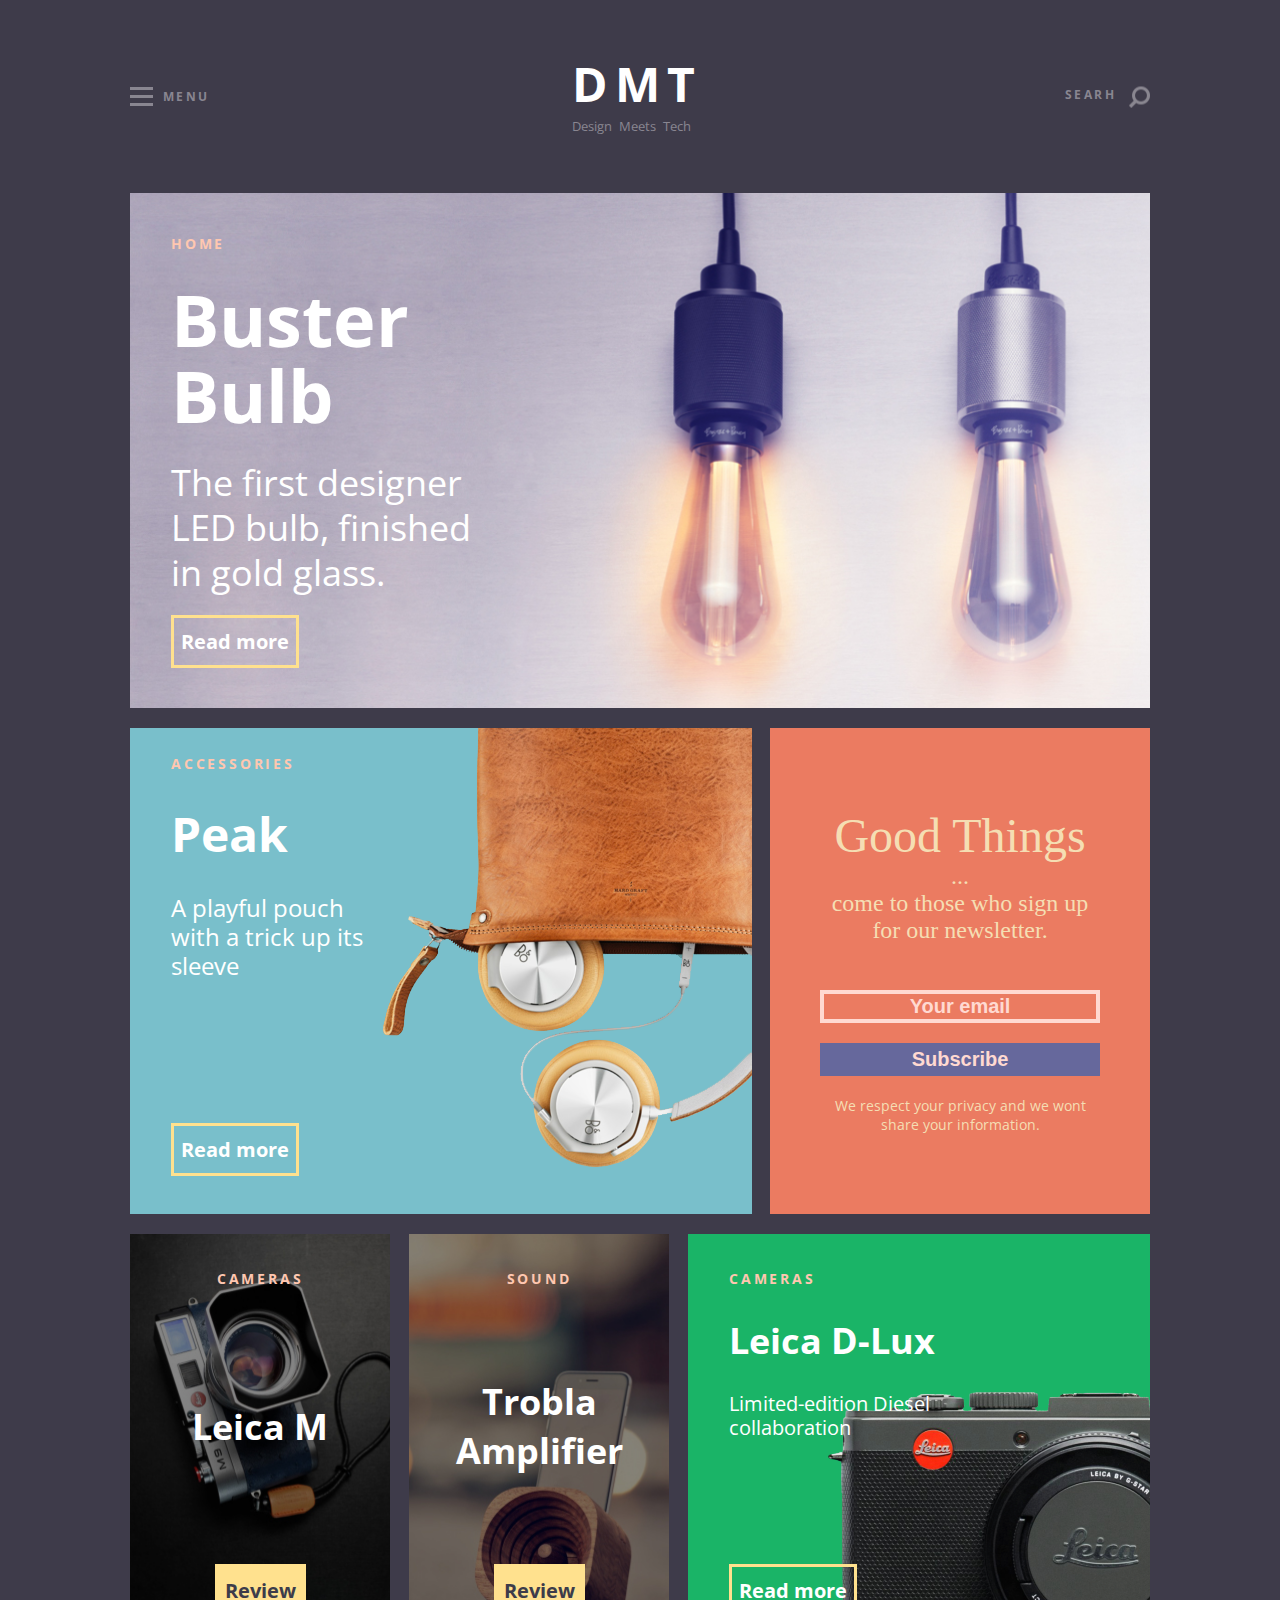
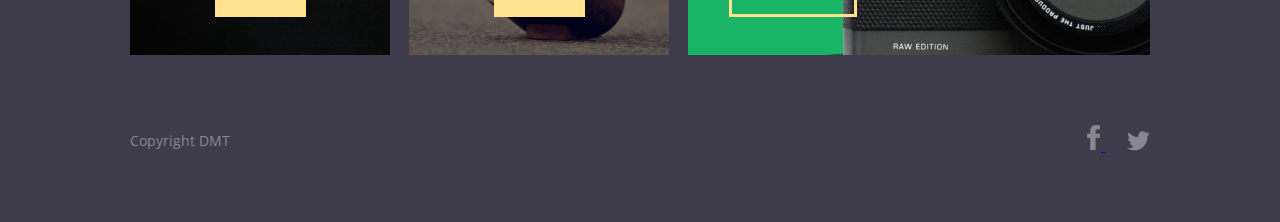
<file: lesson12/index.html>
<!DOCTYPE html>
<html lang="en">

<head>
    <meta charset="UTF-8">
    <meta name="viewport" content="width=device-width, initial-scale=1.0">
    <meta http-equiv="X-UA-Compatible" content="ie=edge">
    <title>DMT</title>
    <link rel="stylesheet" href="style.css">
</head>

<body>
    <div class="wrapper">
        <header id="header">

            <div class="header-menu">
                <a href="#">
                    <span class="header-burger">
                        <span></span>
                        <span></span>
                        <span></span>
                    </span>
                    MENU
                </a>
            </div>

            <div class="header-caption">
                <div class="header-caption-main">
                    DMT
                </div>
                <div class="header-caption-text">
                    Design Meets Tech
                </div>
            </div>

            <div class="header-search">
                <a href="#">
                    SEARH
                </a>
            </div>

        </header>
        <main id="main">

            <article class="main-page1">
                <div class="heading side">
                    HOME
                </div>
                <h1 class="main-page1-title">
                    Buster <br> Bulb
                </h1>
                <div class="main-page1-desc">
                    The first designer <br> LED bulb, finished<br> in gold glass.
                </div>
                <a href="#" class="article-link">
                    Read more
                </a>
            </article>

            <article class="main-page2">
                <div class="heading side">
                    ACCESSORIES
                </div>
                <h2 class="main-page2-title">
                    Peak
                </h2>
                <div class="main-page2-desc">
                    A playful pouch <br> with a trick up its <br>sleeve
                </div>
                <a href="#" class="article-link">
                    Read more
                </a>
            </article>

            <article class="main-page3">
                <div class="main-page3-title">
                    Good Things
                </div>
                <div class="main-page3-desc">
                    ... <br> come to those who sign up <br> for our newsletter.
                </div>
                <form>
                    <input id="email-contact" type="email" name="email-contact" placeholder="Your email"> <br>
                    <input type="submit" value="Subscribe">
                </form>
                <div class="main-page3-desc2">
                    We respect your privacy and we wont <br> share your information.
                </div>
            </article>

            <article class="main-page4">
                <div class="heading">
                    CAMERAS
                </div>
                <h2 class="main-page4-title">
                    Leica M
                </h2>
                <a href="#" class="article-link solid">
                    Review
                </a>
            </article>

            <article class="main-page5">
                <div class="heading">
                    SOUND
                </div>
                <h2 class="main-page5-title">
                    Trobla <br> Amplifier
                </h2>
                <a href="#" class="article-link solid">
                    Review
                </a>
            </article>

            <article class="main-page6">
                <div class="heading side">
                    CAMERAS
                </div>
                <h2 class="main-page6-title">
                    Leica D-Lux
                </h2>
                <div class="main-page6-desc">
                    Limited-edition Diesel <br> collaboration
                </div>
                <a href="#" class="article-link">
                    Read more
                </a>
            </article>

        </main>

        <footer id="footer">

            <div class="footer-text">
                Copyright DMT
            </div>

            <div class="footer-nets">
                <a href="https://www.facebook.com" class="link-facebook">
                    <img src="images/facebook.png">
                </a>

                <a href="https://twitter.com/" class="link-twitter">
                    <img src="images/twitter.png">
                </a>
            </div>

        </footer>
    </div>

</body>

</html>
</file>
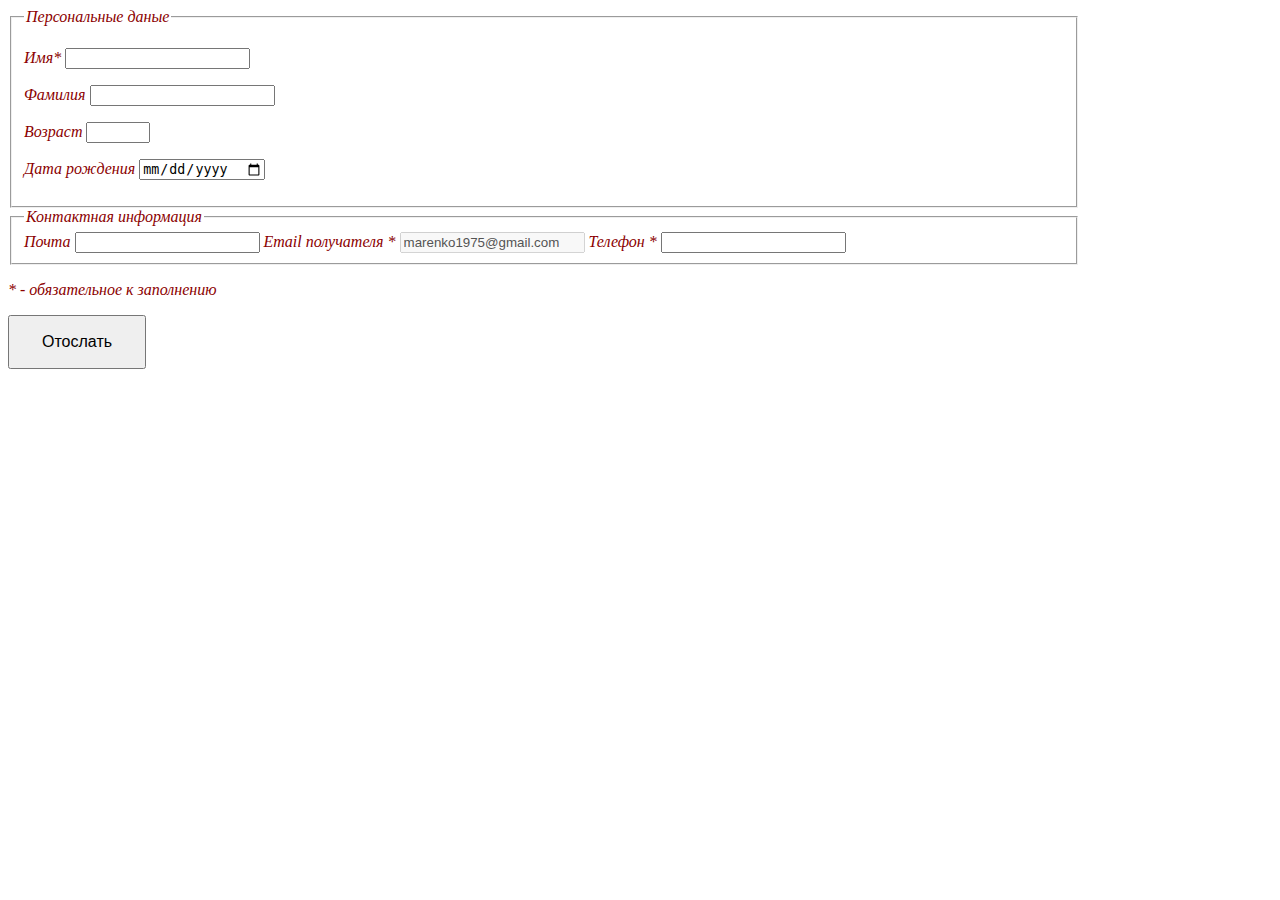
<file: lesson13/index.html>
<!DOCTYPE html>
<html lang="en">

<head>
    <meta charset="UTF-8">
    <meta name="viewport" content="width=device-width, initial-scale=1.0">
    <meta http-equiv="X-UA-Compatible" content="ie=edge">
    <title>Forms</title>
    <link rel="stylesheet" href="style.css" href="normalize.css">
</head>

<body>
    <form method="post" action="http://nickblack.pro/send.php" enctype="text/plain">
        <fieldset>
            <legend>Персональные даные</legend>
            <p>
                <label for="fname">
                    Имя<em>*</em>
                </label>
                <input id="fname" required type="text" name="fname">
            </p>
            <p>
                <label for="sname">
                    Фамилия
                </label>
                <input id="sname" type="text" name="sname">
            </p>
            <p>
                <label for="age">
                    Возраст
                </label>
                <input id="age" type="number" name="age" min="1" max="100">
            </p>
            <p>
                <label for="bday">
                    Дата рождения
                </label>
                <input id="bday" type="date" name="bday">
            </p>
        </fieldset>

        <fieldset>
            <legend>Контактная информация</legend>

            <label for="mail">
                Почта
            </label>
            <input id="mail" type="email" name="mail">

            <label for="mymale">
                Email получателя <em>*</em>
            </label>
            <input id="mymale" required type="email" name="mymale" value="marenko1975@gmail.com" disabled>

            <label for="phone">
                Телефон <em>*</em>
            </label>
            <input id="phone" required type="tel" name="phone">
        </fieldset>
        <p>* - обязательное к заполнению</p>

        <p><input type="submit" value="Отослать"> </p>
    </form>
</body>

</html>
</file>
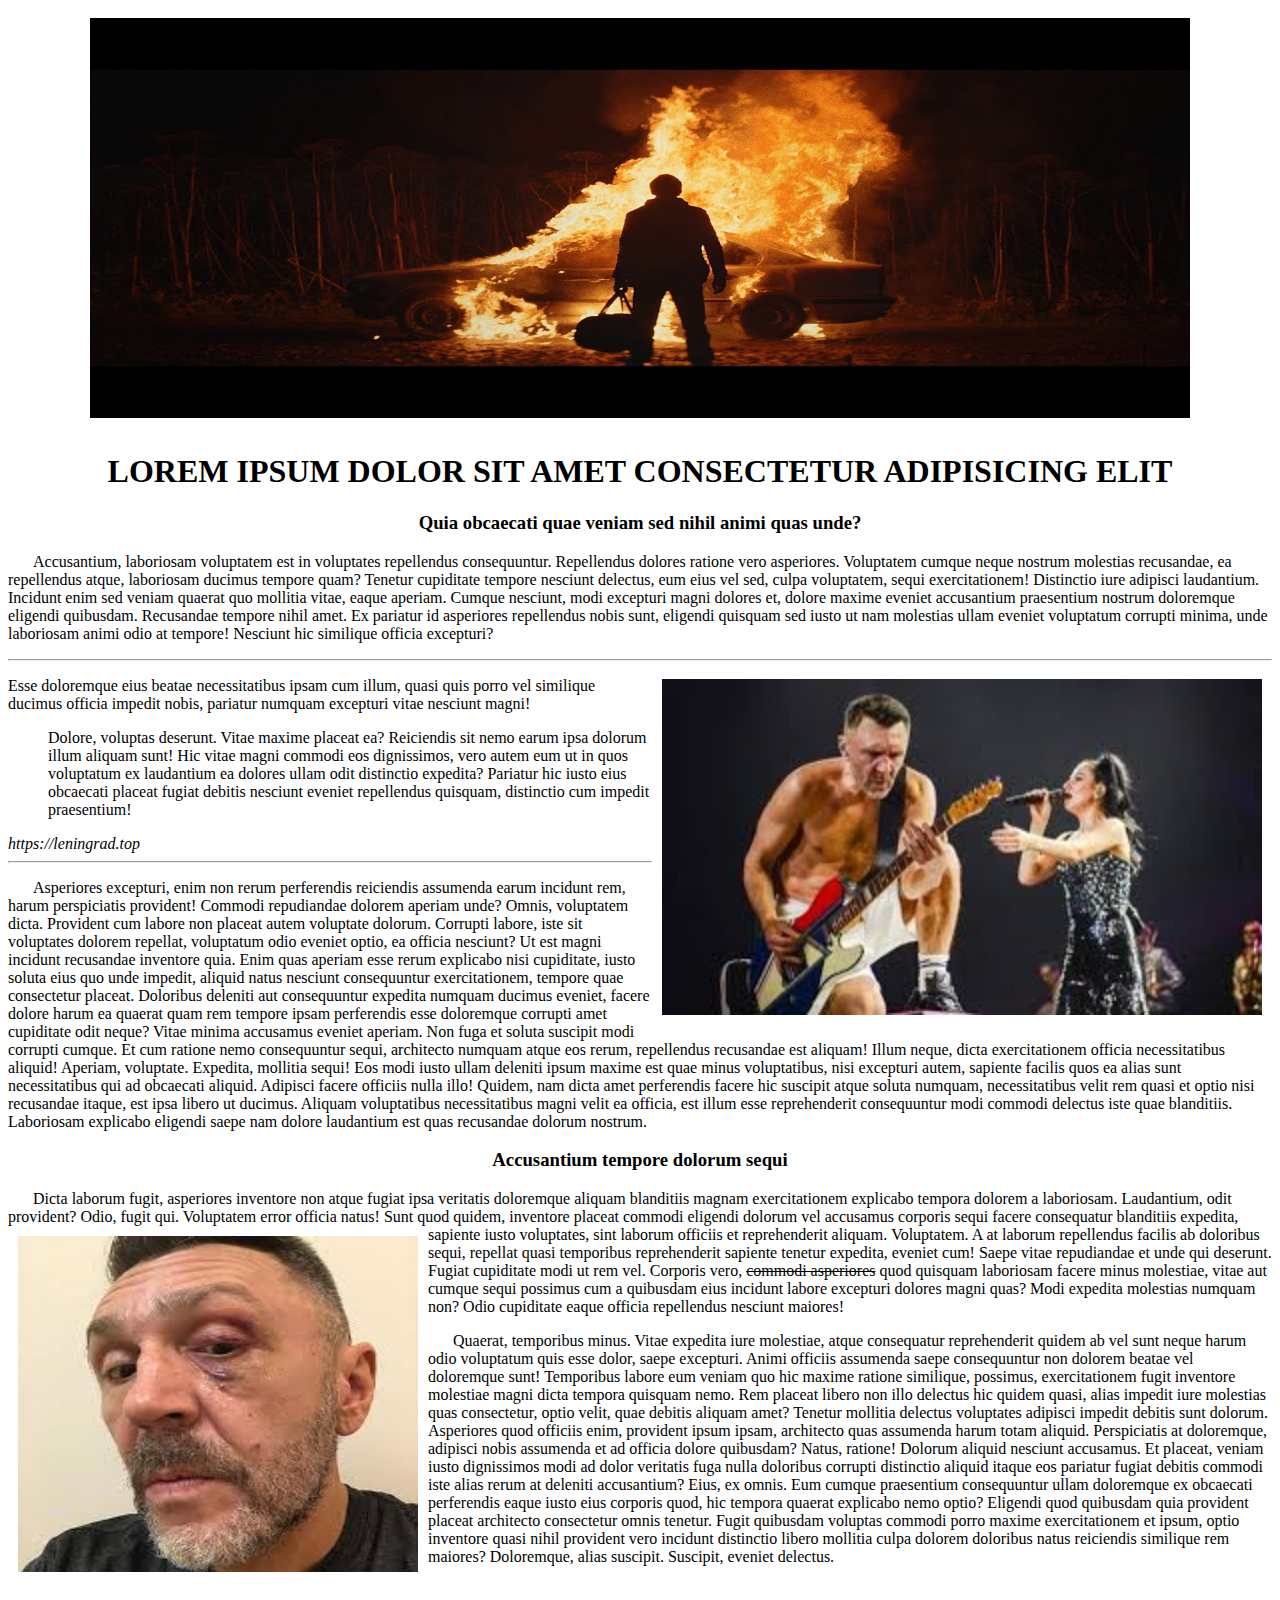
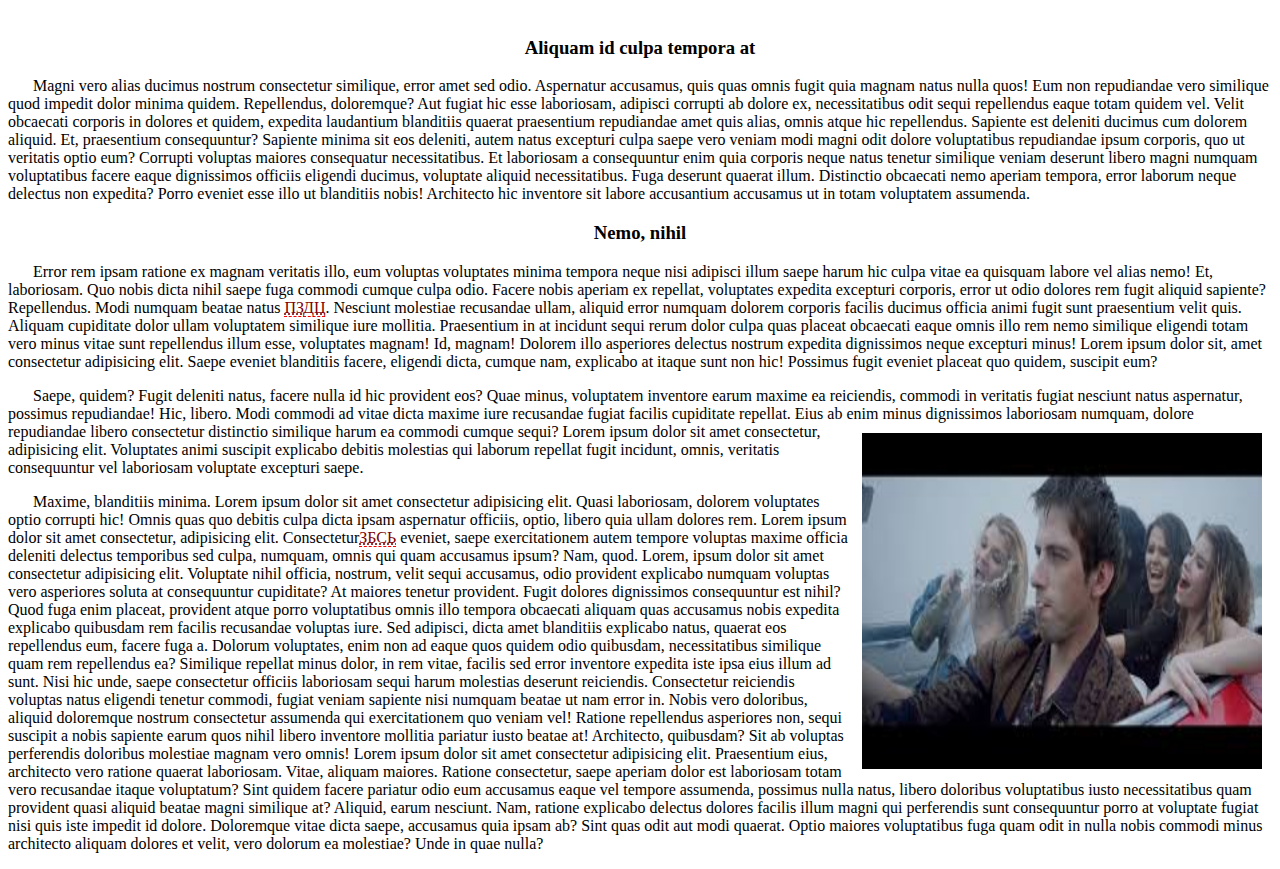
<file: lesson2/index.html>
<!DOCTYPE html>
            <html lang="en">
            <head>
                <meta charset="UTF-8">
                <meta name="viewport" content="width=device-width, initial-scale=1.0">
                <meta http-equiv="X-UA-Compatible" content="ie=edge">
                <title>HW_2</title>
                <style> abbr {
                    border-bottom: 1px dashed red;
                    color: #800000; }
                    </style>
                    <style> p { text-indent: 25px;} </style>
            </head>
            <body>

            <div style="text-align: center"><img src="hw2_imag/qqq (5).jpg" alt="shnurov " width="1100" height="400" style="display: inline-block; margin: 10px" > </div>

            
                <div style="text-align: center"> <h1> LOREM IPSUM DOLOR SIT AMET CONSECTETUR ADIPISICING ELIT</h1></div> 
                    
                    <p> <h3 style="text-align: center" >Quia obcaecati quae veniam sed nihil animi quas unde?</h3>
                        
                    <p> Accusantium, laboriosam voluptatem est in voluptates repellendus consequuntur. Repellendus dolores ratione vero asperiores.
                            Voluptatem cumque neque nostrum molestias recusandae, ea repellendus atque, laboriosam ducimus tempore quam? Tenetur cupiditate tempore nesciunt delectus, eum eius vel sed, culpa voluptatem, sequi exercitationem! Distinctio iure adipisci laudantium.
                            Incidunt enim sed veniam quaerat quo mollitia vitae, eaque aperiam. Cumque nesciunt, modi excepturi magni dolores et, dolore maxime eveniet accusantium praesentium nostrum doloremque eligendi quibusdam. Recusandae tempore nihil amet.
                            Ex pariatur id asperiores repellendus nobis sunt, eligendi quisquam sed iusto ut nam molestias ullam eveniet voluptatum corrupti minima, unde laboriosam animi odio at tempore! Nesciunt hic similique officia excepturi?</p>

                            <hr>

                            <img src="hw2_imag/qqq (3).jpg" alt="gitarist" width="600" height="336" style="float: right; margin: 10px" > 

                    </p>Esse doloremque eius beatae necessitatibus ipsam cum illum, quasi quis porro vel similique ducimus officia impedit nobis, pariatur numquam excepturi vitae nesciunt magni!

                    <p><blockquote>Dolore, voluptas deserunt. Vitae maxime placeat ea?
                            Reiciendis sit nemo earum ipsa dolorum illum aliquam sunt! Hic vitae magni commodi eos dignissimos, vero autem eum ut in quos voluptatum ex laudantium ea dolores ullam odit distinctio expedita?
                            Pariatur hic iusto eius obcaecati placeat fugiat debitis nesciunt eveniet repellendus quisquam, distinctio cum impedit praesentium!</blockquote> <cite>https://leningrad.top</cite>

                        <hr> </p>

                            <p> Asperiores excepturi, enim non rerum perferendis reiciendis assumenda earum incidunt rem, harum perspiciatis provident!
                            Commodi repudiandae dolorem aperiam unde? Omnis, voluptatem dicta. Provident cum labore non placeat autem voluptate dolorum. Corrupti labore, iste sit voluptates dolorem repellat, voluptatum odio eveniet optio, ea officia nesciunt?
                            Ut est magni incidunt recusandae inventore quia. Enim quas aperiam esse rerum explicabo nisi cupiditate, iusto soluta eius quo unde impedit, aliquid natus nesciunt consequuntur exercitationem, tempore quae consectetur placeat.
                            Doloribus deleniti aut consequuntur expedita numquam ducimus eveniet, facere dolore harum ea quaerat quam rem tempore ipsam perferendis esse doloremque corrupti amet cupiditate odit neque? Vitae minima accusamus eveniet aperiam.
                            Non fuga et soluta suscipit modi corrupti cumque.
                    
                Et cum ratione nemo consequuntur sequi, architecto numquam atque eos rerum, repellendus recusandae est aliquam! Illum neque, dicta exercitationem officia necessitatibus aliquid!
                        Aperiam, voluptate. Expedita, mollitia sequi! Eos modi iusto ullam deleniti ipsum maxime est quae minus voluptatibus, nisi excepturi autem, sapiente facilis quos ea alias sunt necessitatibus qui ad obcaecati aliquid.
                        Adipisci facere officiis nulla illo! Quidem, nam dicta amet perferendis facere hic suscipit atque soluta numquam, necessitatibus velit rem quasi et optio nisi recusandae itaque, est ipsa libero ut ducimus.
                        Aliquam voluptatibus necessitatibus magni velit ea officia, est illum esse reprehenderit consequuntur modi commodi delectus iste quae blanditiis. Laboriosam explicabo eligendi saepe nam dolore laudantium est quas recusandae dolorum nostrum.</p>
                        
                    </p>
                        <h3 style="text-align: center" >Accusantium tempore dolorum sequi</h3>
                        <p> Dicta laborum fugit, asperiores inventore non atque fugiat ipsa veritatis doloremque aliquam blanditiis magnam exercitationem explicabo tempora dolorem a laboriosam. Laudantium, odit provident? Odio, fugit qui.
                        Voluptatem error officia natus! Sunt quod quidem, inventore placeat commodi eligendi dolorum vel accusamus corporis sequi facere consequatur blanditiis expedita, sapiente iusto voluptates, sint laborum officiis et reprehenderit aliquam. 
                        <img src="hw2_imag/qqq (2).jpg" alt="s fingalom" width="400" height="336" style="float: left; margin: 10px" >
                        Voluptatem.
                        A at laborum repellendus facilis ab doloribus sequi, repellat quasi temporibus reprehenderit sapiente tenetur expedita, eveniet cum! Saepe vitae repudiandae et unde qui deserunt. Fugiat cupiditate modi ut rem vel.
                        Corporis vero, <del>commodi asperiores</del>  quod quisquam laboriosam facere minus molestiae, vitae aut cumque sequi possimus cum a quibusdam eius incidunt labore excepturi dolores magni quas? Modi expedita molestias numquam non?
                        Odio cupiditate eaque officia repellendus nesciunt maiores!</p>

                    </p>

                    <p>Quaerat, temporibus minus. Vitae expedita iure molestiae, atque consequatur reprehenderit quidem ab vel sunt neque harum odio voluptatum quis esse dolor, saepe excepturi.
                            Animi officiis assumenda saepe consequuntur non dolorem beatae vel doloremque sunt! Temporibus labore eum veniam quo hic maxime ratione similique, possimus, exercitationem fugit inventore molestiae magni dicta tempora quisquam nemo.
                            Rem placeat libero non illo delectus hic quidem quasi, alias impedit iure molestias quas consectetur, optio velit, quae debitis aliquam amet? Tenetur mollitia delectus voluptates adipisci impedit debitis sunt dolorum.
                            Asperiores quod officiis enim, provident ipsum ipsam, architecto quas assumenda harum totam aliquid. Perspiciatis at doloremque, adipisci nobis assumenda et ad officia dolore quibusdam? Natus, ratione! Dolorum aliquid nesciunt accusamus.
                            Et placeat, veniam iusto dignissimos modi ad dolor veritatis fuga nulla doloribus corrupti distinctio aliquid itaque eos pariatur fugiat debitis commodi iste alias rerum at deleniti accusantium? Eius, ex omnis.
                            Eum cumque praesentium consequuntur ullam doloremque ex obcaecati perferendis eaque iusto eius corporis quod, hic tempora quaerat explicabo nemo optio? Eligendi quod quibusdam quia provident placeat architecto consectetur omnis tenetur.
                            Fugit quibusdam voluptas commodi porro maxime exercitationem et ipsum, optio inventore quasi nihil provident vero incidunt distinctio libero mollitia culpa dolorem doloribus natus reiciendis similique rem maiores? Doloremque, alias suscipit.
                            Suscipit, eveniet delectus.</p> <br> <br>

                            <h3 style="text-align: center" >Aliquam id culpa tempora at</h3>
                                <p>  Magni vero alias ducimus nostrum consectetur similique, error amet sed odio. Aspernatur accusamus, quis quas omnis fugit quia magnam natus nulla quos!
                                    Eum non repudiandae vero similique quod impedit dolor minima quidem. Repellendus, doloremque? Aut fugiat hic esse laboriosam, adipisci corrupti ab dolore ex, necessitatibus odit sequi repellendus eaque totam quidem vel.
                                    Velit obcaecati corporis in dolores et quidem, expedita laudantium blanditiis quaerat praesentium repudiandae amet quis alias, omnis atque hic repellendus. Sapiente est deleniti ducimus cum dolorem aliquid. Et, praesentium consequuntur?
                                    Sapiente minima sit eos deleniti, autem natus excepturi culpa saepe vero veniam modi magni odit dolore voluptatibus repudiandae ipsum corporis, quo ut veritatis optio eum? Corrupti voluptas maiores consequatur necessitatibus.
                                    Et laboriosam a consequuntur enim quia corporis neque natus tenetur similique veniam deserunt libero magni numquam voluptatibus facere eaque dignissimos officiis eligendi ducimus, voluptate aliquid necessitatibus. Fuga deserunt quaerat illum.  Distinctio obcaecati nemo aperiam tempora, error laborum neque delectus non expedita? Porro eveniet esse illo ut blanditiis nobis! Architecto hic inventore sit labore accusantium accusamus ut in totam voluptatem assumenda.</p>
                                
                                    
            
                <h3 style="text-align: center" > Nemo, nihil</h3>

                    <p>Error rem ipsam ratione ex magnam veritatis illo, eum voluptas voluptates minima tempora neque nisi adipisci illum saepe harum hic culpa vitae ea quisquam labore vel alias nemo!
                            Et, laboriosam. Quo nobis dicta nihil saepe fuga commodi cumque culpa odio. Facere nobis aperiam ex repellat, voluptates expedita excepturi corporis, error ut odio dolores rem fugit aliquid sapiente? Repellendus.
                            Modi numquam beatae natus <abbr title=" П...ц, общее впечатление">ПЗДЦ</abbr>. Nesciunt molestiae recusandae ullam, aliquid error numquam dolorem corporis facilis ducimus officia animi fugit sunt praesentium velit quis. Aliquam cupiditate dolor ullam voluptatem similique iure mollitia.
                            Praesentium in at incidunt sequi rerum dolor culpa quas placeat obcaecati eaque omnis illo rem nemo similique eligendi totam vero minus vitae sunt repellendus illum esse, voluptates magnam! Id, magnam!
                            Dolorem illo asperiores delectus nostrum expedita dignissimos neque excepturi minus! Lorem ipsum dolor sit, amet consectetur adipisicing elit. Saepe eveniet blanditiis facere, eligendi dicta, cumque nam, explicabo at itaque sunt non hic! Possimus fugit eveniet placeat quo quidem, suscipit eum?</p>

                    <p>Saepe, quidem? Fugit deleniti natus, facere nulla id hic provident eos? Quae minus, voluptatem inventore earum maxime ea reiciendis, commodi in veritatis fugiat nesciunt natus aspernatur, possimus repudiandae! Hic, libero.
                            Modi commodi ad vitae dicta maxime iure recusandae fugiat facilis cupiditate repellat. Eius ab enim minus dignissimos laboriosam numquam, dolore repudiandae libero consectetur distinctio similique harum ea commodi cumque sequi? 
                            <img src="hw2_imag/qqq (1).jpg" alt="voyaz" width="400" height="336" style="float: right; margin: 10px" >
                            Lorem ipsum dolor sit amet consectetur, adipisicing elit. Voluptates animi suscipit explicabo debitis molestias qui laborum repellat fugit incidunt, omnis, veritatis consequuntur vel laboriosam voluptate excepturi saepe.</p> 
                            <p> Maxime, blanditiis minima. Lorem ipsum dolor sit amet consectetur adipisicing elit. Quasi laboriosam, dolorem voluptates optio corrupti hic! Omnis quas quo debitis culpa dicta ipsam aspernatur officiis, optio, libero quia ullam dolores rem. Lorem ipsum dolor sit amet consectetur, adipisicing elit. Consectetur<abbr title=" Очень хорошо, общее впечатление">ЗБСЬ</abbr> eveniet, saepe exercitationem autem tempore voluptas maxime officia deleniti delectus temporibus sed culpa, numquam, omnis qui quam accusamus ipsum? Nam, quod. Lorem, ipsum dolor sit amet consectetur adipisicing elit. Voluptate nihil officia, nostrum, velit sequi accusamus, odio provident explicabo numquam voluptas vero asperiores soluta at consequuntur cupiditate? At maiores tenetur provident.
                    Fugit dolores dignissimos consequuntur est nihil? Quod fuga enim placeat, provident atque porro voluptatibus omnis illo tempora obcaecati aliquam quas accusamus nobis expedita explicabo quibusdam rem facilis recusandae voluptas iure.
                    Sed adipisci, dicta amet blanditiis explicabo natus, quaerat eos repellendus eum, facere fuga a. Dolorum voluptates, enim non ad eaque quos quidem odio quibusdam, necessitatibus similique quam rem repellendus ea?
                    Similique repellat minus dolor, in rem vitae, facilis sed error inventore expedita iste ipsa eius illum ad sunt. Nisi hic unde, saepe consectetur officiis laboriosam sequi harum molestias deserunt reiciendis.
                    Consectetur reiciendis voluptas natus eligendi tenetur commodi, fugiat veniam sapiente nisi numquam beatae ut nam error in. Nobis vero doloribus, aliquid doloremque nostrum consectetur assumenda qui exercitationem quo veniam vel!
                    Ratione repellendus asperiores non, sequi suscipit a nobis sapiente earum quos nihil libero inventore mollitia pariatur iusto beatae at! Architecto, quibusdam? Sit ab voluptas perferendis doloribus molestiae magnam vero omnis! Lorem ipsum dolor sit amet consectetur adipisicing elit. Praesentium eius, architecto vero ratione quaerat laboriosam. Vitae, aliquam maiores. Ratione consectetur, saepe aperiam dolor est laboriosam totam vero recusandae itaque voluptatum?
                    Sint quidem facere pariatur odio eum accusamus eaque vel tempore assumenda, possimus nulla natus, libero doloribus voluptatibus iusto necessitatibus quam provident quasi aliquid beatae magni similique at? Aliquid, earum nesciunt.
                    Nam, ratione explicabo delectus dolores facilis illum magni qui perferendis sunt consequuntur porro at voluptate fugiat nisi quis iste impedit id dolore. Doloremque vitae dicta saepe, accusamus quia ipsam ab?
                    Sint quas odit aut modi quaerat. Optio maiores voluptatibus fuga quam odit in nulla nobis commodi minus architecto aliquam dolores et velit, vero dolorum ea molestiae? Unde in quae nulla?</p> 

                    </body>
                    </html>
</file>
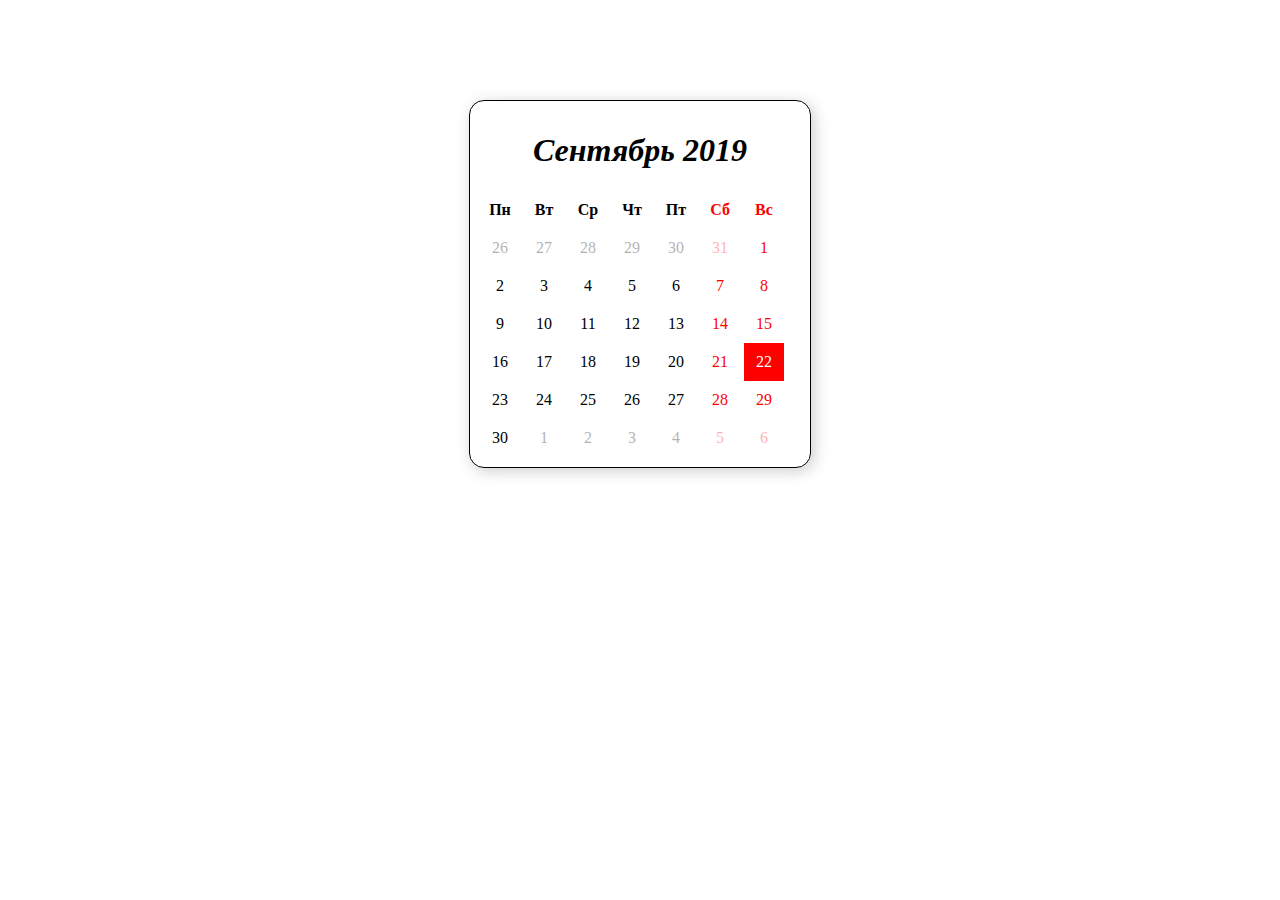
<file: lesson3/index.html>
<!DOCTYPE html>
<html lang="en">
<head>
    <meta charset="UTF-8">
    <meta name="viewport" content="width=device-width, initial-scale=1.0">
    <meta http-equiv="X-UA-Compatible" content="ie=edge">
    <title>HW_3_Calendar</title>
    <link rel="stylesheet" href="style.css">
</head>
<body>

<div class="month"> 
    
    <h1 ><em> Сентябрь 2019 </em></h1>
    
   
    <div class="day name">Пн</div>
    <div class="day name">Вт</div>
    <div class="day name">Ср</div>
    <div class="day name">Чт</div>
    <div class="day name">Пт</div>
    <div class="day week-end name">Сб</div>
    <div class="day week-end name">Вс</div>

    <div class="day other">26</div>
    <div class="day other">27</div>
    <div class="day other">28</div>
    <div class="day other">29</div>
    <div class="day other">30</div>
    <div class="day week-end other">31</div>
    <div class="day week-end">1</div>

    <div class="day">2</div>
    <div class="day">3</div>
    <div class="day">4</div>
    <div class="day">5</div>
    <div class="day">6</div>
    <div class="day week-end">7</div>
    <div class="day week-end">8</div>

    <div class="day">9</div>
    <div class="day">10</div>
    <div class="day">11</div>
    <div class="day">12</div>
    <div class="day">13</div>
    <div class="day week-end">14</div>
    <div class="day week-end">15</div>

    <div class="day">16</div>
    <div class="day">17</div>
    <div class="day">18</div>
    <div class="day">19</div>
    <div class="day">20</div>
    <div class="day week-end">21</div>
    <div class="day week-end current">22</div>

    <div class="day">23</div>
    <div class="day">24</div>
    <div class="day">25</div>
    <div class="day">26</div>
    <div class="day">27</div>
    <div class="day week-end">28</div>
    <div class="day week-end">29</div>

    <div class="day">30</div>
    <div class="day other">1</div>
    <div class="day other">2</div>
    <div class="day other">3</div>
    <div class="day other">4</div>
    <div class="day week-end other">5</div>
    <div class="day week-end other">6</div>


</div>

</body>
</html>
</file>
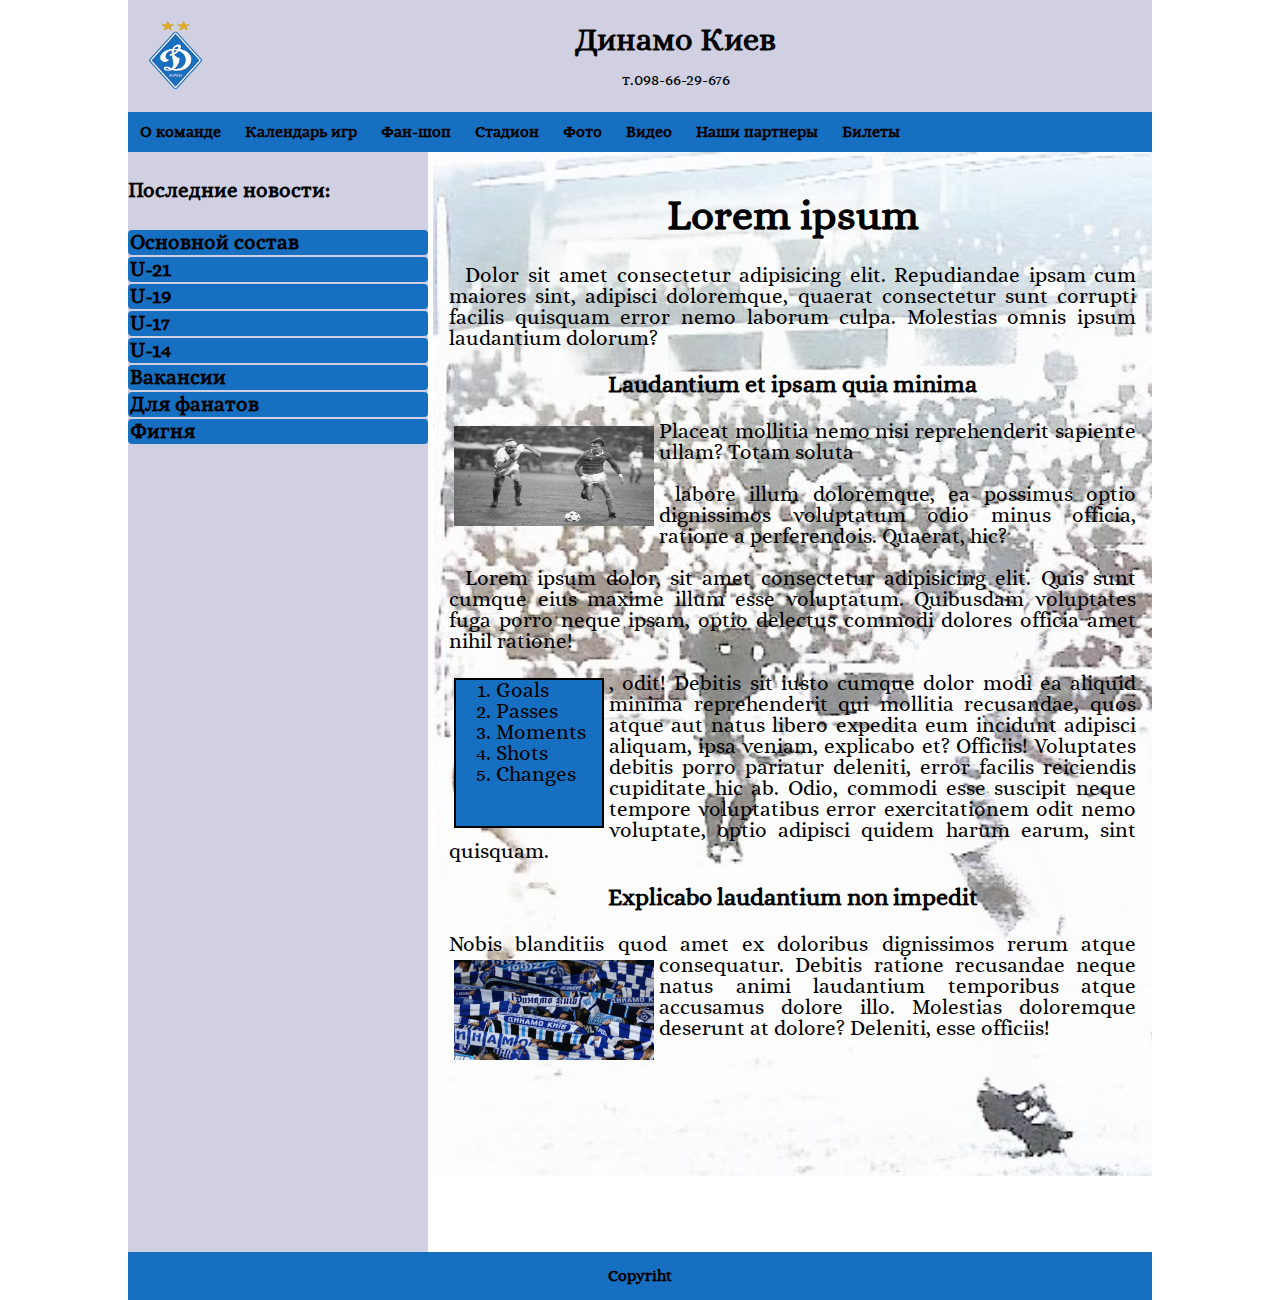
<file: lesson7/index.html>
<!DOCTYPE html>
<html lang="en">

<head>
    <meta charset="UTF-8">
    <meta name="viewport" content="width=device-width, initial-scale=1.0">
    <meta http-equiv="X-UA-Compatible" content="ie=edge">
    <title>hw_7</title>
    <link rel="stylesheet" href="style.css">
</head>

<body>
    <div class="wrapper">
        <header>
            <img id="logo" src="FC_Dynamo_Kyiv_logo.svg.png" alt="logo_dk">
            <div id="header-text">
                <h1 class="header-title">Динамо Киев</h1>
                <div>
                    т.098-66-29-676
                </div>
            </div>
        </header>
        <nav>
            <ul>
                <li class="g"><a href="http://www.fcdynamo.kiev.ua/ru/team/dynamo/players/" target="_blank">О
                        команде</a></li>
                <li class="g"><a href="http://www.fcdynamo.kiev.ua/ru/matches/dynamo/calendar/"
                        target="_blank">Календарь игр</a></li>
                <li class="g"><a href="https://www.shop-fcdk.com/ru/" target="_blank">Фан-шоп</a></li>
                <li class="g"><a href="http://www.nsc-olimpiyskiy.com.ua/ru/" target="_blank">Стадион</a></li>
                <li class="g"><a href="http://www.fcdynamo.kiev.ua/ru/media/photo/" target="_blank">Фото</a></li>
                <li class="g"><a href="http://video.fcdynamo.kiev.ua/" target="_blank">Видео</a></li>
                <li class="g"><a href="http://www.fcdynamo.kiev.ua/ru/fanzone/" target="_blank">Наши партнеры</a></li>
                <li class="g"><a href="http://www.fcdynamo.kiev.ua/ru/tickets/abonements/" target="_blank">Билеты</a>
                </li>
            </ul>
        </nav>

        <main>
            <aside class="left-panel">
                <h4> Последние новости: </h4>
                <ul>
                    <li> <a href="http://www.fcdynamo.kiev.ua/ru/team/dynamo/players/">Основной состав </a></li>
                    <li> <a href="http://www.fcdynamo.kiev.ua/ru/team/junior/players/">U-21 </a></li>
                    <li> <a href="http://www.fcdynamo.kiev.ua/ru/team/dynamo_u_19/players/">U-19 </a></li>
                    <li> <a href="http://www.fcdynamo.kiev.ua/ru/school/info/">U-17 </a></li>
                    <li> <a href="http://www.fcdynamo.kiev.ua/ru/school/rules/">U-14 </a></li>
                    <li> <a href="http://dynamokids.kiev.ua/">Вакансии </a></li>
                    <li> <a href="https://fcdk.org/">Для фанатов </a></li>
                    <li> <a href="https://fcdk.org/content/view/3499/106/">Фигня </a></li>
                </ul>

            </aside>

            <section class="main-text">
                <h1> Lorem ipsum</h1>
                <p>Dolor sit amet consectetur adipisicing elit. Repudiandae ipsam cum maiores sint, adipisci
                    doloremque, quaerat consectetur sunt corrupti facilis quisquam error nemo laborum culpa. Molestias
                    omnis
                    ipsum laudantium dolorum?</p>

                <h3>Laudantium et ipsam quia minima</h3>
                <img src="din_1.jpeg" alt="blochin_attack" title="blochin_attack">
                Placeat mollitia nemo nisi reprehenderit sapiente ullam? Totam soluta
                <p>labore illum doloremque, ea possimus optio dignissimos voluptatum odio minus officia, ratione a
                    perferendois. Quaerat, hic?</p>
                <p>Lorem ipsum dolor, sit amet consectetur adipisicing elit. Quis sunt cumque eius maxime illum esse
                    voluptatum. Quibusdam voluptates fuga porro neque ipsam, optio delectus commodi dolores officia amet
                    nihil ratione!
                    <ol class="list">
                        <li>Goals</li>
                        <li>Passes</li>
                        <li>Moments</li>
                        <li>Shots</li>
                        <li>Changes</li>

                    </ol>
                    , odit! Debitis sit iusto cumque dolor modi ea aliquid minima reprehenderit qui mollitia recusandae,
                    quos atque aut natus libero expedita eum incidunt adipisci aliquam, ipsa veniam, explicabo et?
                    Officiis!
                    Voluptates debitis porro pariatur deleniti, error facilis reiciendis cupiditate hic ab. Odio,
                    commodi esse suscipit neque tempore voluptatibus error exercitationem odit nemo voluptate, optio
                    adipisci quidem harum earum, sint quisquam.</p>
                <p>
                    <h3> Explicabo laudantium non impedit</h3>
                    Nobis blanditiis quod amet ex doloribus dignissimos rerum atque consequatur.
                    <img src="din_2.jpg" alt="fans" title="fans">
                    Debitis ratione recusandae neque natus animi laudantium temporibus atque accusamus dolore illo.
                    Molestias doloremque deserunt at dolore? Deleniti, esse officiis!
                </p>
            </section>
        </main>


    </div>
    <footer class="footer">
        Copyriht
    </footer>

</body>

</html>
</file>
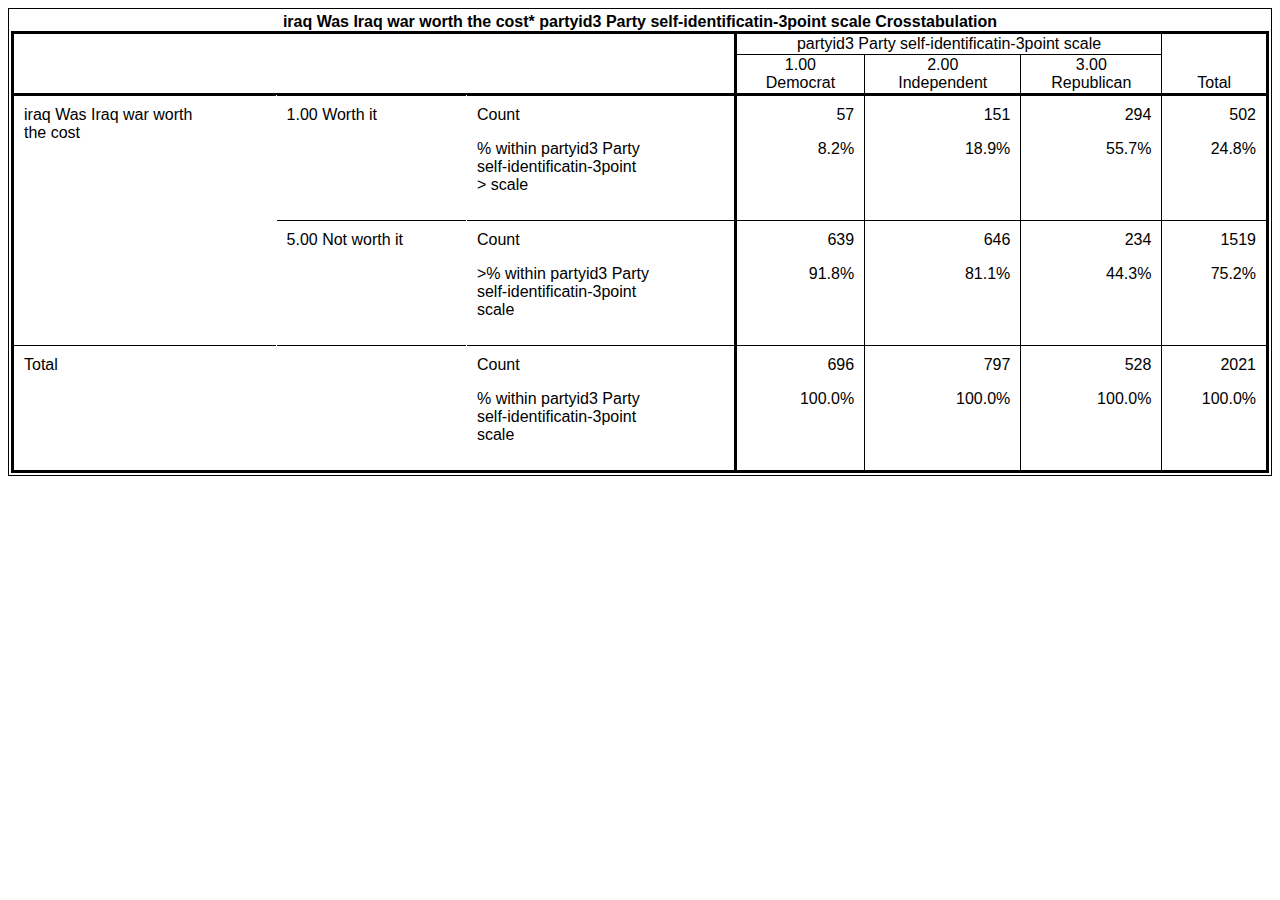
<file: lesson9/index.html>
<!DOCTYPE html>
<html lang="en">
<head>
    <meta charset="UTF-8">
    <meta name="viewport" content="width=device-width, initial-scale=1.0">
    <meta http-equiv="X-UA-Compatible" content="ie=edge">
    <title>HW9_tabl</title>
    <link rel="stylesheet" href="style.css">
</head>
<body>
    <div class="table-wrapper" >

        <table class="rating" border="4" >

            <caption>
                 <b>iraq Was Iraq war worth the cost* partyid3 Party self-identificatin-3point scale Crosstabulation </b>
            </caption>

            <thead>
                <tr>
                    <td colspan="3" rowspan="3" id="without11"></td>
                    
                    <td colspan="3">partyid3 Party self-identificatin-3point scale</td>
                    <td rowspan="3">Total </td>
                    
                </tr>
                <tr>
                                        
                    <td rowspan="2">1.00 <br> Democrat</td>
                    <td rowspan="2">2.00 <br> Independent</td>
                    <td rowspan="2">3.00 <br> Republican</td>
                    
                </tr>
                

            </thead>

            <tbody>
                <tr>
                    <td rowspan="4">iraq Was Iraq war worth <br>the cost </td>
                    <td rowspan="2" class="without2">1.00 Worth it</td>
                    <td rowspan="2" class="without31">Count <p>% within partyid3 Party <br> self-identificatin-3point <br>>  scale </p> </td>
                    <td rowspan="2" class="value">57<p>8.2%</p></td>
                    <td rowspan="2" class="value">151<p>18.9%</p></td>
                    <td rowspan="2" class="value">294<p>55.7%</p></td>
                    <td rowspan="2" class="value">502<p>24.8%</p></td>
                </tr>
                <tr>
                 
                </tr>
                <tr>
                    
                    <td rowspan="2" class="without2">5.00 Not worth it</td>
                    <td rowspan="2" class="without32">Count <p>>% within partyid3 Party <br> self-identificatin-3point <br>  scale </p> </td>
                    <td rowspan="2" class="value">639 <p>91.8%</p> </td>
                    <td rowspan="2" class="value">646 <p>81.1%</p> </td>
                    <td rowspan="2" class="value">234 <p>44.3%</p> </td>
                    <td rowspan="2" class="value">1519<p>75.2%</p> </td>
                </tr>
                
                
            </tbody>

            <tfoot>
                <tr>
                    <td rowspan="2" colspan="2" id="without1">Total </td>                    
                    <td rowspan="2" class="without33">Count <p>% within partyid3 Party <br> self-identificatin-3point <br>  scale </p> </td>
                    <td rowspan="2" class="value">696 <p>100.0%</p> </td>
                    <td rowspan="2" class="value">797 <p>100.0%</p> </td>
                    <td rowspan="2" class="value">528 <p>100.0%</p> </td>
                    <td rowspan="2" class="value">2021<p>100.0%</p> </td>
                </tr>                     
            </tfoot>
            
        </table> 
    </div>
    
</body>
</html>
</file>
<file: lesson12/style.css>
@import url('https://fonts.googleapis.com/css?family=Open+Sans&display=swap');
* {
    box-sizing: border-box;
}

body {
    max-width: 1020px;
    flex-direction: column;
    background: #3e3b4a;
    color: wheat;
    font-family: 'Open Sans', sans-serif;
    margin: 0 auto;
}

header {
    display: flex;
    justify-content: space-between;
    flex-direction: row;
    flex-basis: 100%;
    align-items: center;
    color: #898691;
    padding-top: 60px;
    padding-bottom: 60px;
}

.header-menu {
    font-size: 12px;
    font-weight: bold;
    letter-spacing: 0.2em;
}

header a {
    display: flex;
    align-items: center;
    color: #898691;
    text-decoration: none;
}

.header-burger {
    display: inline-block;
    margin-left: 0px;
    margin-right: 10px;
    width: 23px;
}

.header-burger span {
    display: block;
    height: 3px;
    background-color: #898691;
    margin-bottom: 5px;
}

.header-burger span:last-child {
    margin-bottom: 0;
}

.header-caption {
    line-height: 1;
}

.header-caption-main {
    font-size: 48px;
    font-weight: bold;
    color: #ffffff;
    letter-spacing: 7px;
}

.header-caption-text {
    font-size: 13px;
    font-weight: normal;
    word-spacing: 0.3em;
    margin-top: 12px;
}

.header-search {
    font-size: 12px;
    font-weight: bold;
    letter-spacing: 0.2em;
}

.header-search a {
    display: block;
    background: url(images/search.png) no-repeat right center;
    padding-right: 34px;
    min-height: 22px;
}

main {
    display: flex;
    flex-wrap: wrap;
    justify-content: space-between;
}

article {
    background-repeat: no-repeat;
    align-items: flex-start;
    margin-bottom: 20px;
    justify-content: space-between;
}

.heading {
    font-size: 14px;
    font-weight: bold;
    color: #ffc7b0;
    letter-spacing: 0.2em;
}

.heading.side {
    margin-bottom: 28px;
}

.main-page1 {
    display: flex;
    min-height: 515px;
    flex-basis: 100%;
    flex-direction: column;
    background-image: url(images/image1.jpg);
    background-size: cover;
    background-position: center;
    padding-top: 41px;
    padding-left: 41px;
    padding-bottom: 40px;
}

.main-page1-title {
    font-size: 72px;
    font-weight: bold;
    color: #ffffff;
    line-height: 76px;
    margin-bottom: 27px;
    margin-top: 0px;
}

.main-page1-desc {
    font-size: 36px;
    font-weight: normal;
    color: #ffffff;
    line-height: 45px;
    margin-bottom: auto;
}

.main-page2 {
    display: flex;
    min-height: 486px;
    flex-basis: 61%;
    flex-direction: column;
    background-color: #79bfcb;
    background-image: url(images/image2.png);
    background-position: top right;
    padding-top: 26px;
    padding-left: 41px;
    padding-bottom: 38px;
}

.main-page2-title {
    font-size: 48px;
    font-weight: bold;
    color: #ffffff;
    margin-bottom: 27px;
    margin-top: 0px;
}

.main-page2-desc {
    font-size: 24px;
    font-weight: normal;
    color: #ffffff;
    line-height: 29px;
    margin-bottom: auto;
}

.main-page3 {
    display: flex;
    align-items: center;
    text-align: center;
    min-height: 486px;
    flex-basis: 37.25%;
    flex-direction: column;
    padding-top: 80px;
    padding-bottom: 80px;
    background-color: #eb7b61;
}

.main-page3-title {
    font-family: "Times New Roman";
    font-size: 48px;
    font-weight: normal;
}

.main-page3-desc {
    font-family: "Times New Roman";
    font-size: 24px;
    font-weight: normal;
}

.main-page3-desc2 {
    font-size: 14px;
    font-weight: normal;
    margin-top: 20px;
}

input[type="email"] {
    display: inline-block;
    font-size: 20px;
    font-weight: bold;
    background-color: #eb7b61;
    text-align: center;
    border-width: 4px;
    border-style: solid;
    border-color: #ffd9d1;
    width: 100%;
    margin-bottom: 20px;
    margin-top: 45px;
}

input[type="email"]::placeholder, input[type="submit"] {
    color: #ffd9d1;
}

input[type="submit"] {
    display: inline-block;
    font-size: 20px;
    font-weight: bold;
    background-color: #66689c;
    text-align: center;
    border-width: 4px;
    border-style: solid;
    border-color: #66689c;
    width: 100%;
}

.main-page4 {
    display: flex;
    align-items: center;
    text-align: center;
    min-height: 421px;
    flex-basis: 25.50%;
    flex-direction: column;
    background-image: url(images/image4.jpg);
    background-size: cover;
    background-position: center;
    padding-top: 35px;
    padding-bottom: 38px;
}

.main-page4-title, .main-page5-title {
    font-size: 36px;
    font-weight: bold;
    color: #ffffff;
    margin-bottom: auto;
    margin-top: auto;
}

.main-page5 {
    display: flex;
    align-items: center;
    text-align: center;
    min-height: 421px;
    flex-basis: 25.50%;
    flex-direction: column;
    background-image: url(images/image5.jpg);
    background-size: cover;
    background-position: center;
    padding-top: 35px;
    padding-bottom: 38px;
}

.main-page6 {
    display: flex;
    min-height: 421px;
    flex-basis: 45.30%;
    flex-direction: column;
    background-color: #1ab467;
    background-image: url(images/image6.png);
    background-position: bottom right;
    padding-top: 35px;
    padding-left: 41px;
    padding-bottom: 38px;
}

.main-page6-title {
    font-size: 36px;
    font-weight: bold;
    color: #ffffff;
    margin-bottom: 27px;
    margin-top: 0px;
}

.main-page6-desc {
    font-size: 20px;
    font-weight: normal;
    color: #ffffff;
    line-height: 24px;
    margin-bottom: auto;
}

.article-link {
    text-decoration: none;
    font-size: 20px;
    font-weight: bold;
    border: 3px solid #ffe18e;
    color: #ffffff;
    padding: 10px 7px;
}

.article-link.solid {
    background-color: #ffe18e;
    color: #3d3c4a;
}

footer {
    display: flex;
    justify-content: space-between;
    flex-basis: 100%;
    align-items: center;
    color: #898691;
    font-size: 14px;
    font-weight: normal;
    padding-top: 50px;
    padding-bottom: 67px;
}

.link-facebook img {
    height: 26px;
    width: 14px;
}

.link-twitter {
    height: 20px;
    width: 22px;
    margin-left: 22px;
}
</file>
<file: lesson3/style.css>
.month{
    width: 320px;
    margin: 100px auto;
    padding: 10px;
    border: 1px solid black;
    border-radius: 15px;
    box-shadow: 3px 3px 15px 0 #ccc;
}

h1{
    text-align: center;
}

.day {
    display: inline-block;
    width: 30px; 
    text-align: center;
    padding: 10px 5px;
}

.week-end {
    color: red;
}

.other{
    opacity: 0.3;
}

.name{
    font-weight: bold;
}

.current{
    color: white ;
    background-color: red;
}
</file>
<file: lesson7/style.css>
@font-face {
    font-family: 'aliceregular';
    src: url('alice-regular-webfont.eot');
    src: url('alice-regular-webfont.eot?#iefix') format('embedded-opentype'), url('alice-regular-webfont.woff2') format('woff2'), url('alice-regular-webfont.woff') format('woff');
    font-weight: normal;
    font-style: normal;
}

* {
    box-sizing: border-box;
}

body {
    font-size: 16px;
    font-family: 'aliceregular', sans-serif;
    margin: 0;
}

.wrapper {
    max-width: 1024px;
    margin: 0 auto;
}

header {
    margin: 0;
    padding: 0;
    background-color: rgba(162, 162, 197, 0.5);
    text-align: center;
}

#header-text {
    padding: 1.5rem;
}

.header-title {
    margin-top: 0;
    margin-bottom: 1rem;
}

#logo {
    width: 85px;
    padding: 1rem;
    float: left;
}

nav {
    clear: both;
    background-color: #176fc1;
}

ul {
    list-style: none;
    margin: 0;
    padding-left: 0;
    clear: both;
    overflow: hidden;
}

.g {
    float: left;
}

a {
    text-decoration: none;
    display: block;
    font-weight: bolder;
    color: black;
    padding: 12px;
    border-radius: 4px;
}

a:hover {
    background: #e2dbdb;
}

main {
    clear: both;
}

.main-text {
    min-height: 1024px;
    background-image: url(dk_WB_copy_2.jpg);
    background-repeat: no-repeat;
    background-size: cover;
    width: calc(100% - 305px);
    float: left;
    padding: 1rem;
    font-size: 1.3rem;
    text-align: justify;
}

h1, h3 {
    text-align: center;
}

p {
    text-indent: 1rem;
}

img {
    width: 200px;
    height: 100px;
    float: left;
    margin: 5px;
}

.list {
    height: 150px;
    width: 150px;
    margin: 5px;
    background: #176fc1;
    float: left;
    border: 2px solid black;
}

.left-panel {
    min-height: 1100px;
    background: rgba(162, 162, 197, 0.5);
    width: 300px;
    float: left;
    margin-right: 5px;
    font-size: 1.3rem;
}

.left-panel a {
    margin: 2px auto;
    background: #176fc1;
    padding: 2px;
}

.footer {
    max-width: 1024px;
    margin: 0 auto;
    background-color: #176fc1;
    text-align: center;
    padding: 1rem;
    clear: both;
    font-weight: 600;
}
</file>
<file: lesson9/style.css>
body{
    font-family: Verdana, Arial, Helvetica, sans-serif;
}

.rating{
    width: 100%;
    border-collapse: collapse;
    border: 3px solid black;
}
.rating tbody td, tfoot td{
    padding: 10px;
    vertical-align: top;
}

.table-wrapper{
    overflow: visible;
    padding: 4px 2px 2px 2px; 
    border: 1px solid black;   
}

thead{
    vertical-align:bottom;
    text-align: center;
    border: 3px solid black;
}

.value{
    text-align: right;
}

#without1{
    border-right: 1px solid #fff;   
}

#without11{
    border-right: 3px solid black;   
}
.without2{
    border-left: 1px solid #fff;
    border-right: 1px solid #fff;
 }

.without31{
    border-top: 3px solid black;
    border-right: 3px solid black;
}

.without32{
    border-right: 3px solid black;
}

.without33{
    border-right: 3px solid black;
}
</file>
